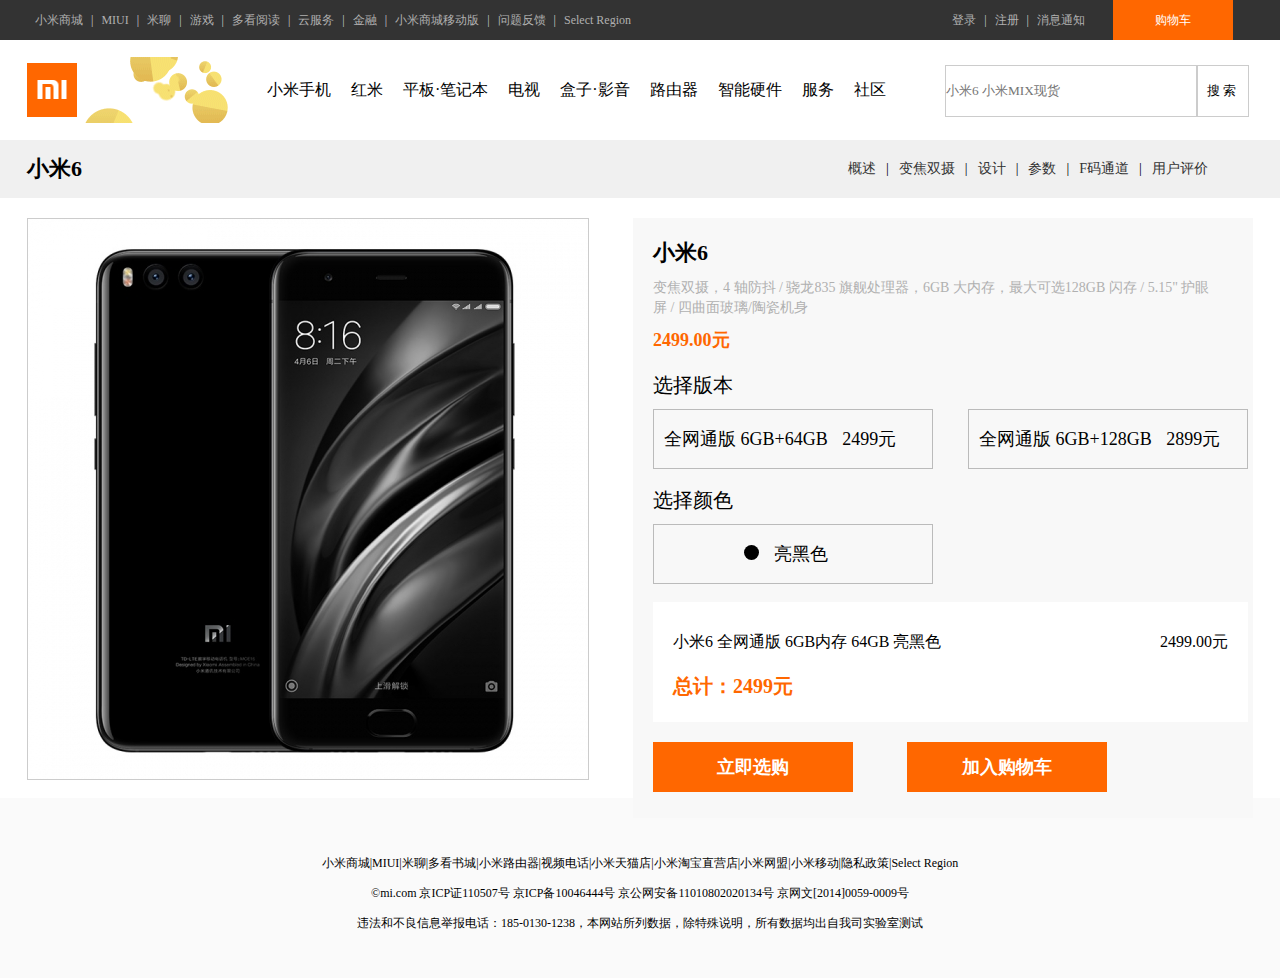
<file: src/main/webapp/xiangqing.html>
<!DOCTYPE html>
<html>
	<head>
		<meta charset="UTF-8">
        <meta name="author" content="order by dede58.com"/>
		<title>小米6立即购买-小米商城</title>
		<link rel="stylesheet" type="text/css" href="./css/style.css">
	</head>
	<body>
	<!-- start header -->
		<header>
			<div class="top center">
				<div class="left fl">
					<ul>
						<li><a href="http://www.mi.com/" target="_blank">小米商城</a></li>
						<li>|</li>
						<li><a href="">MIUI</a></li>
						<li>|</li>
						<li><a href="">米聊</a></li>
						<li>|</li>
						<li><a href="">游戏</a></li>
						<li>|</li>
						<li><a href="">多看阅读</a></li>
						<li>|</li>
						<li><a href="">云服务</a></li>
						<li>|</li>
						<li><a href="">金融</a></li>
						<li>|</li>
						<li><a href="">小米商城移动版</a></li>
						<li>|</li>
						<li><a href="">问题反馈</a></li>
						<li>|</li>
						<li><a href="">Select Region</a></li>
						<div class="clear"></div>
					</ul>
				</div>
				<div class="right fr">
					<div class="gouwuche fr"><a href="">购物车</a></div>
					<div class="fr">
						<ul>
							<li><a href="./login.html" target="_blank">登录</a></li>
							<li>|</li>
							<li><a href="./register.html" target="_blank" >注册</a></li>
							<li>|</li>
							<li><a href="">消息通知</a></li>
						</ul>
					</div>
					<div class="clear"></div>
				</div>
				<div class="clear"></div>
			</div>
		</header>
	<!--end header -->

<!-- start banner_x -->
		<div class="banner_x center">
			<a href="./index.html" target="_blank"><div class="logo fl"></div></a>
			<a href=""><div class="ad_top fl"></div></a>
			<div class="nav fl">
				<ul>
					<li><a href="">小米手机</a></li>
					<li><a href="">红米</a></li>
					<li><a href="">平板·笔记本</a></li>
					<li><a href="">电视</a></li>
					<li><a href="">盒子·影音</a></li>
					<li><a href="">路由器</a></li>
					<li><a href="">智能硬件</a></li>
					<li><a href="">服务</a></li>
					<li><a href="">社区</a></li>
				</ul>
			</div>
			<div class="search fr">
				<form action="" method="post">
					<div class="text fl">
						<input type="text" class="shuru"  placeholder="小米6&nbsp;小米MIX现货">
					</div>
					<div class="submit fl">
						<input type="submit" class="sousuo" value="搜索"/>
					</div>
					<div class="clear"></div>
				</form>
				<div class="clear"></div>
			</div>
		</div>
<!-- end banner_x -->

	
	<!-- xiangqing -->
	<form action="post" method="">
	<div class="xiangqing">
		<div class="neirong w">
			<div class="xiaomi6 fl">小米6</div>
			<nav class="fr">
				<li><a href="">概述</a></li>
				<li>|</li>
				<li><a href="">变焦双摄</a></li>
				<li>|</li>
				<li><a href="">设计</a></li>
				<li>|</li>
				<li><a href="">参数</a></li>
				<li>|</li>
				<li><a href="">F码通道</a></li>
				<li>|</li>
				<li><a href="">用户评价</a></li>
				<div class="clear"></div>
			</nav>
			<div class="clear"></div>
		</div>	
	</div>
	
	<div class="jieshao mt20 w">
		<div class="left fl"><img src="./image/liebiao_xiaomi6.jpg"></div>
		<div class="right fr">
			<div class="h3 ml20 mt20">小米6</div>
			<div class="jianjie mr40 ml20 mt10">变焦双摄，4 轴防抖 / 骁龙835 旗舰处理器，6GB 大内存，最大可选128GB 闪存 / 5.15" 护眼屏 / 四曲面玻璃/陶瓷机身</div>
			<div class="jiage ml20 mt10">2499.00元</div>
			<div class="ft20 ml20 mt20">选择版本</div>
			<div class="xzbb ml20 mt10">
				<div class="banben fl">
					<a>
						<span>全网通版 6GB+64GB </span>
						<span>2499元</span>
					</a>
				</div>
				<div class="banben fr">
					<a>
						<span>全网通版 6GB+128GB</span>
						<span>2899元</span>
					</a>
				</div>
				<div class="clear"></div>
			</div>
			<div class="ft20 ml20 mt20">选择颜色</div>
			<div class="xzbb ml20 mt10">
				<div class="banben">
					<a>
						<span class="yuandian"></span>
						<span class="yanse">亮黑色</span>
					</a>
				</div>
				
			</div>
			<div class="xqxq mt20 ml20">
				<div class="top1 mt10">
					<div class="left1 fl">小米6 全网通版 6GB内存 64GB 亮黑色</div>
					<div class="right1 fr">2499.00元</div>
					<div class="clear"></div>
				</div>
				<div class="bot mt20 ft20 ftbc">总计：2499元</div>
			</div>
			<div class="xiadan ml20 mt20">
					<input class="jrgwc"  type="button" name="jrgwc" value="立即选购" />
					<input class="jrgwc" type="button" name="jrgwc" value="加入购物车" />
				
			</div>
		</div>
		<div class="clear"></div>
	</div>
	</form>
	<!-- footer -->
	<footer class="mt20 center">
			
			<div class="mt20">小米商城|MIUI|米聊|多看书城|小米路由器|视频电话|小米天猫店|小米淘宝直营店|小米网盟|小米移动|隐私政策|Select Region</div>
			<div>©mi.com 京ICP证110507号 京ICP备10046444号 京公网安备11010802020134号 京网文[2014]0059-0009号</div> 
			<div>违法和不良信息举报电话：185-0130-1238，本网站所列数据，除特殊说明，所有数据均出自我司实验室测试</div>

		</footer>

	</body>
</html>
</file>
<file: src/main/webapp/css/style.css>
*{margin: 0;padding: 0;text-decoration: none;list-style-type: none;font-family: Times New Roman;}

img{border:none;}
a{border:none;text-decoration: none;color:#000;}
.border{border:1px solid red;}
.center{margin: 0 auto;}
.w{width: 1226px;margin: 0 auto;}
.fl{float: left;}
.fr{float: right;}
.clear{clear:both;}
.mt20{margin-top: 20px;}
.mt10{margin-top: 10px;}
.ml20{margin-left: 20px;}
.ml40{margin-left: 40px;}
.mr40{margin-right: 40px;}
.mb20{margin-bottom: 20px;}
.border2{border:2px solid #ff6700;}
.ft20{font-size: 20px;}
.ftbc{color: #ff6700;font-weight: bold;}
.pr{padding-right: 40px;}

.h3{font-size: 22px;font-weight: bold;}


/*header*/
header{width: 100%;height: 40px;background: #333}
header .top{width: 1226px;height: 40px;line-height: 40px;}
header .top .left ul li{float: left;font-size: 12px;color: #ccc;}
header .top .left ul li a{display:block;padding:0 8px;font-size: 12px;font-family: Times New Roman;color: #b0b0b0;}
header .top .left ul li a:hover{color:#fff;}
header .top .right ul li{float: left;font-size: 12px;color: #ccc;}
header .top .right ul li a{display:block;padding:0 8px;font-size: 12px;font-family: Times New Roman;color: #b0b0b0;}
header .top .right ul li a:hover{color:#fff;}
header .top .right .gouwuche a{color:#fff;}
header .top .right .gouwuche{margin:0 20px;background: #424242;width: 120px;text-align: center;font-size: 12px;cursor:pointer;background: #ff6700;color: #fff;}

header .top .right .gouwuche:hover{color:#000;background: #666;}
/*banner_x*/
.banner_x {width: 1226px;height: 100px;}
.banner_x .logo{background: url('../image/logo_top.png') no-repeat center center;width: 50px;height: 100px;}
.banner_x .ad_top{width: 180px;height: 100px;background: url('../image/yyymix.gif') no-repeat center center;}
.banner_x .nav ul li{float: left;height: 100px;line-height: 100px;}
.banner_x .nav ul li a{display:inline-block;color: #000;font-size: 16px;padding: 0 10px;}
.banner_x .nav ul li a:hover{color: rgb(255,103,0); }
.banner_x .search{width: 308px;height: 100px;line-height: 100px;}
.banner_x .search .text{width: 250px;height:50px;line-height: 50px;font-size: 12px;margin-top: 25px;border:1px solid #ccc;}
.banner_x .search .text:hover{border-color: #ff6700;}
.banner_x .search .text .shuru{border: none;width: 250px;height: 50px;}
.banner_x .search .submit{width: 50px;height:50px;line-height: 50px;text-align:center;font-size: 12px;margin-top: 25px;border:1px solid #ccc;}
.banner_x .search .submit .sousuo{letter-spacing:3px;text-align:center;width: 50px;height:50px;border: none;background: none;cursor:pointer;}
.banner_x .search .submit:hover{border-color: #ff6700;color:#ff6700;} 
/*banner_y*/
.banner_y{width:1226px;height:460px;background: url('../image/banner2.jpg') no-repeat;}
.banner_y .nav{width: 234px;height: 460px;background: rgb(12,12,19);}
.banner_y .nav ul{padding: 20px 0;position:relative;}
.banner_y .nav ul li{display: block;width: 174px;height: 40px;line-height:40px;font-size: 14px;padding: 0 30px;}
.banner_y .nav ul li .pop{width: 800px;height: 460px;background: #fff;position:absolute;left:234px;top:0px;display: none;}
.banner_y .nav ul li:hover .pop{display: block;box-shadow: 2px 3px 5px #ccc; border-top: 1px solid #ccc;}
.banner_y .nav ul li .pop .left{width: 265px;height: 460px;background: #fff;}
.banner_y .nav ul li .pop .left div{margin-bottom: 3px;}
.banner_y .nav ul li .pop .left .xuangou_left{height: 40px;line-height:40px; font-size: 14px;margin-left: 10px;margin-top: 20px;}
.banner_y .nav ul li .pop .left .xuangou_left a{color: #000;}
.banner_y .nav ul li .pop .left .xuangou_left a img{valign:middle;}
.banner_y .nav ul li .pop .left .xuangou_left a span{display: inline-block;margin-left: 10px;font-size: 14px;}
.banner_y .nav ul li .pop .left .xuangou_left a span:hover{color:#ff6700;}
.banner_y .nav ul li .pop .left .xuangou_right{margin-top: 25px;height: 40px;line-height: 40px;}
.banner_y .nav ul li .pop .left .xuangou_right a{display: block;width: 60px;line-height:24px;height: 24px;text-align: center;font-size: 12px;color:#ff6700;border:1px solid #ff6700;}
.banner_y .nav ul li .pop .left .xuangou_right a:hover{display: block;background:#ff6700;color:#fff; }

.banner_y .nav ul li .pop .ctn{width: 265px;height: 460px;}
.banner_y .nav ul li .pop .ctn div{margin-bottom: 3px;}
.banner_y .nav ul li .pop .ctn .xuangou_left{height: 40px;line-height:40px; font-size: 14px;margin-left: 10px;margin-top: 20px;}
.banner_y .nav ul li .pop .ctn .xuangou_left a{color: #000;}
.banner_y .nav ul li .pop .ctn .xuangou_left a img{valign:middle;}
.banner_y .nav ul li .pop .ctn .xuangou_left a span{display: inline-block;margin-left: 10px;font-size: 14px;}
.banner_y .nav ul li .pop .ctn .xuangou_left a span:hover{color:#ff6700;}
.banner_y .nav ul li .pop .ctn .xuangou_right{margin-top: 25px;height: 40px;line-height: 40px;}
.banner_y .nav ul li .pop .ctn .xuangou_right a{display: block;width: 60px;line-height:24px;height: 24px;text-align: center;font-size: 12px;color:#ff6700;border:1px solid #ff6700;}
.banner_y .nav ul li .pop .ctn .xuangou_right a:hover{display: block;background:#ff6700;color:#fff; }

.banner_y .nav ul li .pop .right{width: 265px;height: 460px;margin-right: 5px;}
.banner_y .nav ul li .pop .right div{margin-bottom: 3px;}
.banner_y .nav ul li .pop .right .xuangou_left{height: 40px;line-height:40px; font-size: 14px;margin-left: 10px;margin-top: 20px;}
.banner_y .nav ul li .pop .right .xuangou_left a{color: #000;}
.banner_y .nav ul li .pop .right .xuangou_left a img{valign:middle;}
.banner_y .nav ul li .pop .right .xuangou_left a span{display: inline-block;margin-left: 10px;font-size: 14px;}
.banner_y .nav ul li .pop .right .xuangou_left a span:hover{color:#ff6700;}
.banner_y .nav ul li .pop .right .xuangou_right{margin-top: 25px;height: 40px;line-height: 40px;}
.banner_y .nav ul li .pop .right .xuangou_right a{display: block;width: 60px;line-height:24px;height: 24px;text-align: center;font-size: 12px;color:#ff6700;border:1px solid #ff6700;}
.banner_y .nav ul li .pop .right .xuangou_right a:hover{display: block;background:#ff6700;color:#fff; }

.banner_y .nav ul li:hover{background: #ff6700; }
.banner_y .nav ul li a{display:inline-block;margin-left:10px;color: #fff;}
.tlinks{text-indent:-9999px;height:0;line-height:0;font-size:0;overflow:hidden;}
/*sub_banner*/
.sub_banner{width: 1226px;height: 170px;margin-top: 15px;}
.sub_banner .sidebar{width: 234px;height: 170px;}
.sub_banner .sidebar div{width: 78px;height: 85px;marign:0;padding: 0;}
.sub_banner .sidebar div a img{opacity:0.8;}
.sub_banner .sidebar div a img:hover{opacity:1;}
.sub_banner .datu{width: 316px;height: 170px;margin-left: 14px;}
.sub_banner .datu a img{width: 316px;height: 170px;opacity:0.8;}
.sub_banner .datu a img:hover{opacity:1;}
/*danpin*/
.biaoti{width: 1226px;height: 58px;line-height: 58px;font-size: 
22px;font-weight: bold;margin-top: 20px;}
.danpin .main{width: 1226px;height: 340px;}
.danpin .main .mingxing{width: 234px;height: 339px;background: rgb(250,250,250);}
.danpin .main .mingxing:nth-of-type(1){border-top: 1px solid orange;margin-right:14px;}
.danpin .main .mingxing:nth-of-type(2){border-top: 1px solid green;margin-right:14px;}
.danpin .main .mingxing:nth-of-type(3){border-top: 1px solid blue;margin-right:14px;}
.danpin .main .mingxing:nth-of-type(4){border-top: 1px solid red;margin-right:14px;}
.danpin .main .mingxing:nth-of-type(5){border-top: 1px solid teal;}
.danpin .main .mingxing .sub_mingxing{padding: 37px;}
.danpin .main .mingxing .sub_mingxing a img{display:block;width: 160px;height: 160px;opacity: 0.85}
.danpin .main .mingxing .sub_mingxing a img:hover{width: 160px;height: 160px;opacity: 1;}
.danpin .main .mingxing .pinpai{width: 234px;height: 14px;line-height: 14px;text-align: center;margin-top: -10px;}
.danpin .main .mingxing .pinpai a{font-size: 14px;color:#333;}
.danpin .main .mingxing .youhui{width: 234px;height: 12px;line-height: 12px;margin:15px 0;font-size: 12px;color: rgb(176,176,176);text-align: center;}
.danpin .main .mingxing .jiage{font-size: 14px;text-align: center;color:#ff6709;}

/*peijian*/
.peijian{background: rgb(245,245,245);}
.peijian .main{height:614px;}
.peijian .main .content{width: 1226px;height: 300px;}
.peijian .main .content:nth-of-type(2){margin-top: 14px;}
.peijian .main .content .remen{width:234px;height: 300px;margin-right: 14px;position:relative;background: #fff;}
.peijian .main .content .remen:hover{margin-top: -2px;box-shadow: 0px 0px 30px #ccc;}
.peijian .main .content .remen:nth-of-type(5){margin:0;}
.peijian .main .content .remen .xinpin span{display: block;margin:0 auto;font-size: 10px;line-height:20px;height: 20px;color:#fff;width: 65px;background: #83c44e;text-align: center;}
.peijian .main .content .remen .tu a img{margin:10px 42px 20px 42px;}
.peijian .main .content .remen .miaoshu{width: 234px;height: 25px;line-height: 25px;text-align: center;overflow: hidden;}
.peijian .main .content .remen .miaoshu a{color:#000;font-size: 14px;}
.peijian .main .content .remen .jiage{color:#ff6700;font-size: 14px;text-align:center;width: 234px;height: 25px;line-height: 25px;}
.peijian .main .content .remen .pingjia{width:234px;height: 15px;line-height: 15px;font-size: 12px;color:#aaa;text-align: center;}
.peijian .main .content .remen .piao{width: 204px;height: 60px;font-size:12px;padding:10px 0px 0px 30px;background:#ff6700; position: absolute;display: none;}
.peijian .main .content .remen .piao a{color:#fff;}
.peijian .main .content .remen .piao span{display: block;margin-top:5px;}
.peijian .main .content .remen:hover .piao{display: block;margin-top: -40px;}
.peijian .main .content .remenlast{width:234px;height: 300px;}
.hongmi:hover{margin-top: -2px;box-shadow: 0px 0px 15px #ccc;}
.liulangengduo{margin-top: 12px;}
.liulangengduo:hover{margin-top: 10px;box-shadow: 0px 0px 30px #ccc;}
/*xiangqing*/
.xiangqing{width: 100%;height: 58px;background: rgb(240,240,240);}
.xiangqing .neirong{height: 58px;width: 1226px;}
.xiangqing .neirong .xiaomi6{width:300px;height: 58px;line-height: 58px;font-size: 
22px;font-weight: bold;}
.xiangqing .neirong nav{display:inline-block;width: 410px;height: 58px;line-height: 58px;}
.xiangqing .neirong nav li{font-size:14px;float: left;display: block;margin:0px 5px;}
.xiangqing .neirong nav li a{color: #333;font-size: 14px;}
.xiangqing .neirong nav li a:hover{color:#ff6700;}
/*jieshao*/
.jieshao{height: 560px; }
.jieshao .left{width:560px;height:560px;border:1px solid #ccc;}
.jieshao .right{width:620px;background: rgb(248,248,248);height: 600px;}
.jieshao .right .jianjie{font-size: 14px;color: rgb(176,176,176);line-height: 20px;}
.jieshao .right .jiage{font-size: 18px;color:#ff6700;font-weight: bold;}
.jieshao .right .xzbb{height: 58px;line-height:58px;}
.jieshao .right .xzbb .banben{height: 58px;line-height: 58px;width: 278px;cursor:pointer;margin-right: 5px;border:1px solid #bbb;}
.jieshao .right .xzbb .banben a{display:block;font-size: 18px;color:#000;padding:0 10px;}
.jieshao .right .xzbb .banben a span{display: inline-block;margin-right: 10px;}
.jieshao .right .xzbb .banben a:hover{color:#ff6700;}
.jieshao .right .xzbb .banben:hover{border:1px solid #ff6700;}
.jieshao .right .xzbb .banben a .yuandian{display: inline-block;height: 15px;width: 15px;border-radius: 50%;background: #000;margin-left: 80px;}
/*选取详情*/
.xqxq{height: 80px;width: 555px;background: rgb(255,255,255);padding:20px;}
/*是否下单*/
.xiadan{height: 50px;line-height: 50px;}
.xiadan .jrgwc{height: 50px;width: 200px;border:none;background:#ff6700;color:#fff;font-size: 18px;font-weight: bold;cursor:pointer;margin-right: 50px;}
.xiadan .jrgwc:hover{border:1px solid #fff;}
/*我的购物车*/
.banner_x .wdgwc{height: 100px;line-height: 100px;font-weight:bold;font-size: 24px;}
.banner_x .wxts{height: 90px;line-height: 105px;font-size: 12px;color:#777;}
.banner_x .dlzc{height: 100px;line-height: 100px;}
.banner_x .dlzc ul li{float: left;font-size: 12px;}
.banner_x .dlzc ul li a{display:block;padding:0 8px;font-size: 12px;font-family: Times New Roman;color: #777;}
.banner_x .dlzc ul li a:hover{color:#ff6700; }
.xiantiao{width: 100%;height: 2px;background:#ff6700; }
/*购物车详单*/
.gwcxqbj{width: 100%;height:400px;background: rgb(245,245,245);padding-bottom: 20px;}
.gwcxqbj .gwcxd{background: #fff;width: 1226px;height: auto;padding-top: 30px;}
.gwcxqbj .gwcxd .top2{width:1226px;height: 70px;}
.gwcxqbj .gwcxd .top2 .sub_top{width: 100px;height: 70px;line-height:36px;margin-right: 0px;margin-top:0px;margin-left: 30px;}
.gwcxqbj .gwcxd .top2 .sub_top:nth-of-type(2){margin-left: 100px;}
.gwcxqbj .gwcxd .top2 .sub_top:nth-of-type(3){margin-left: 300px;}
.gwcxqbj .gwcxd .top2 .sub_top:nth-of-type(4){margin-left: 60px;}
.gwcxqbj .gwcxd .top2 .sub_top:nth-of-type(5){margin-left: 60px;}
.gwcxqbj .gwcxd .top2 .sub_top .quanxuan{width:18px;height:18px;border:1px solid #ccc;background: none;}
.gwcxqbj .gwcxd .content2{width:1226px;height: 120px;border-top: 1px solid #ccc;}
.gwcxqbj .gwcxd .content2 .sub_content{width:50px;height: 120px;line-height:120px;margin-right: 0px;}
.gwcxqbj .gwcxd .sub_content .quanxuan{width:18px;height:18px;border:1px solid #ccc;background: none;}
.gwcxqbj .gwcxd .content2 .sub_content img{vertical-align: middle;}
.gwcxqbj .gwcxd .content2 .sub_content:nth-of-type(1){margin-left: 30px;} 
.gwcxqbj .gwcxd .content2 .sub_content:nth-of-type(2){margin-left: 35px;}
.gwcxqbj .gwcxd .content2 .sub_content:nth-of-type(3){margin-left: 55px;width: 330px;}
.gwcxqbj .gwcxd .content2 .sub_content:nth-of-type(4){margin-left: 55px;}
.gwcxqbj .gwcxd .content2 .sub_content:nth-of-type(5){margin-left: 115px;}
.gwcxqbj .gwcxd .content2 .sub_content:nth-of-type(6){margin-left: 115px;color:#ff6700;}
.gwcxqbj .gwcxd .content2 .sub_content:nth-of-type(7){margin-left: 145px;font-size: 25px;}
.gwcxqbj .gwcxd .content2 .sub_content .shuliang{width: 70px;height: 35px;border:2px solid #ccc;text-align: center;font-size:16px;color:#ff6700;}
.gwcxqbj .gwcxd .content2 .sub_content a{display: block;width: 20px;height: 20px;border-radius: 10px;color:#000;}
.gwcxqbj .gwcxd .content2 .sub_content a:hover{color:#ff6700;}
/*结算单*/
.jiesuandan{width:1226px;height: 50px;background: #fff;}
.jiesuandan .tishi{width: 400px;height: 50px;line-height: 50px;}
.jiesuandan .tishi ul li{float: left; font-size: 14px;display: inline-block;padding:0 10px;color:#666;}
.jiesuandan .tishi ul li a{color:#666;}
.jiesuandan .tishi ul li a:hover{color:#ff6700;}
.jiesuandan .tishi ul li span{display:inline-block;color:#ff6700;margin:0 4px;}
.jiesuandan .jiesuan{width: 500px;height: 50px;line-height: 50px;font-size: 14px;color:#ff6700;}
.jiesuandan .jiesuan .jiesuanjiage span{font-size: 24px;font-weight: bold;}
.jiesuandan .jiesuan .jsanniu .jsan{width: 200px;height: 50px;color:#fff;background:rgb(255,103,0); font-size: 20px;border:none;cursor:pointer;}
.jiesuandan .jiesuan .jsanniu .jsan:hover{background: rgb(242,88,7);}
/*个人中心*/
.grzxbj{width: 100%;height:auto;background: rgb(245,245,245);padding-bottom: 20px;padding-top: 20px;}
.grzxbj .selfinfo{width: 1226px;}
.grzxbj .selfinfo .lfnav{width: 234px;height: 500px;background: #fff;}
.grzxbj .selfinfo .lfnav .ddzx{width: 234px;height: 40px;line-height: 40px;font-size: 19px; margin:30px 20px 10px 40px;color:rgb(51,51,51);}
.grzxbj .selfinfo .lfnav .subddzx ul li{display: block;width: 194px;height: 40px;line-height: 40px;padding-left: 40px;}
.grzxbj .selfinfo .lfnav .subddzx ul li a{color:rgb(117,117,117);}
.grzxbj .selfinfo .lfnav .subddzx ul li a:hover{color:rgb(51,51,51);}
.grzxbj .selfinfo .rtcont{width: 978px;height: 500px;background: #fff;}
.grzxbj .selfinfo .rtcont .ddzxbt{width: 938px;height: 60px;line-height: 60px;font-size: 22px;font-weight:bold;color:rgb(117,117,117);padding-left: 40px;border-bottom: 1px solid #ccc;}
.grzxbj .selfinfo .rtcont .grzlbt{width:938px;height: 60px;line-height: 60px;font-size: 20px;color:rgb(117,117,117);}
.grzxbj .selfinfo .rtcont .subgrzl{height: 45px;line-height: 45px;width: 900px;background: rgb(253,253,253);border:1px solid #aaa;margin-top: 10px;margin-bottom: 10px;border-radius: 3px;}
.grzxbj .selfinfo .rtcont .subgrzl span:nth-of-type(1){display: inline-block;font-size: 15px;font-weight: bold;color:rgb(117,117,117);width: 70px;height: 45px;line-height: 45px;padding-left: 20px;}
.grzxbj .selfinfo .rtcont .subgrzl span:nth-of-type(2){display: inline-block;font-size: 15px;color:rgb(117,117,117);width: 480px;height: 45px;line-height: 45px;padding-left: 120px;
}
.grzxbj .selfinfo .rtcont .subgrzl span:nth-of-type(3){display: inline-block;font-size: 15px;width: 160px;height: 45px;line-height: 45px;text-align: right;}
.grzxbj .selfinfo .rtcont .subgrzl span a{color:teal; }
.grzxbj .selfinfo .rtcont .subgrzl span a:hover{color:#ff6700; }

/*订单中心*/
.grzxbj .selfinfo .rtcont .ddxq{width: 938px;height: 120px;line-height: 120px;font-size: 17px;color:rgb(117,117,117); 
	border-bottom: 1px solid #ccc;padding-left: 40px;}
.grzxbj .selfinfo .rtcont .ddxq .ddspt{width: 80px;height: 80px;margin: 19px 25px 0 0;border:1px solid #aaa;}
.grzxbj .selfinfo .rtcont .ddxq .ztxx ul li{display: inline-block;width: 130px;height: 60px;line-height:60px;float: left;border-left:1px solid #aaa; margin-top: 30px;text-align: center;}
.grzxbj .selfinfo .rtcont .ddxq .ztxx ul li a{color:rgb(117,117,117);}
.grzxbj .selfinfo .rtcont .ddxq .ztxx ul li a:hover{color:#ff6700;}
/*footer*/
footer{width: 100%;height: 120px;line-height: 30px;text-align: center;font-size: 12px;background: rgb(250,250,250);padding:30px 0;}
</file>
